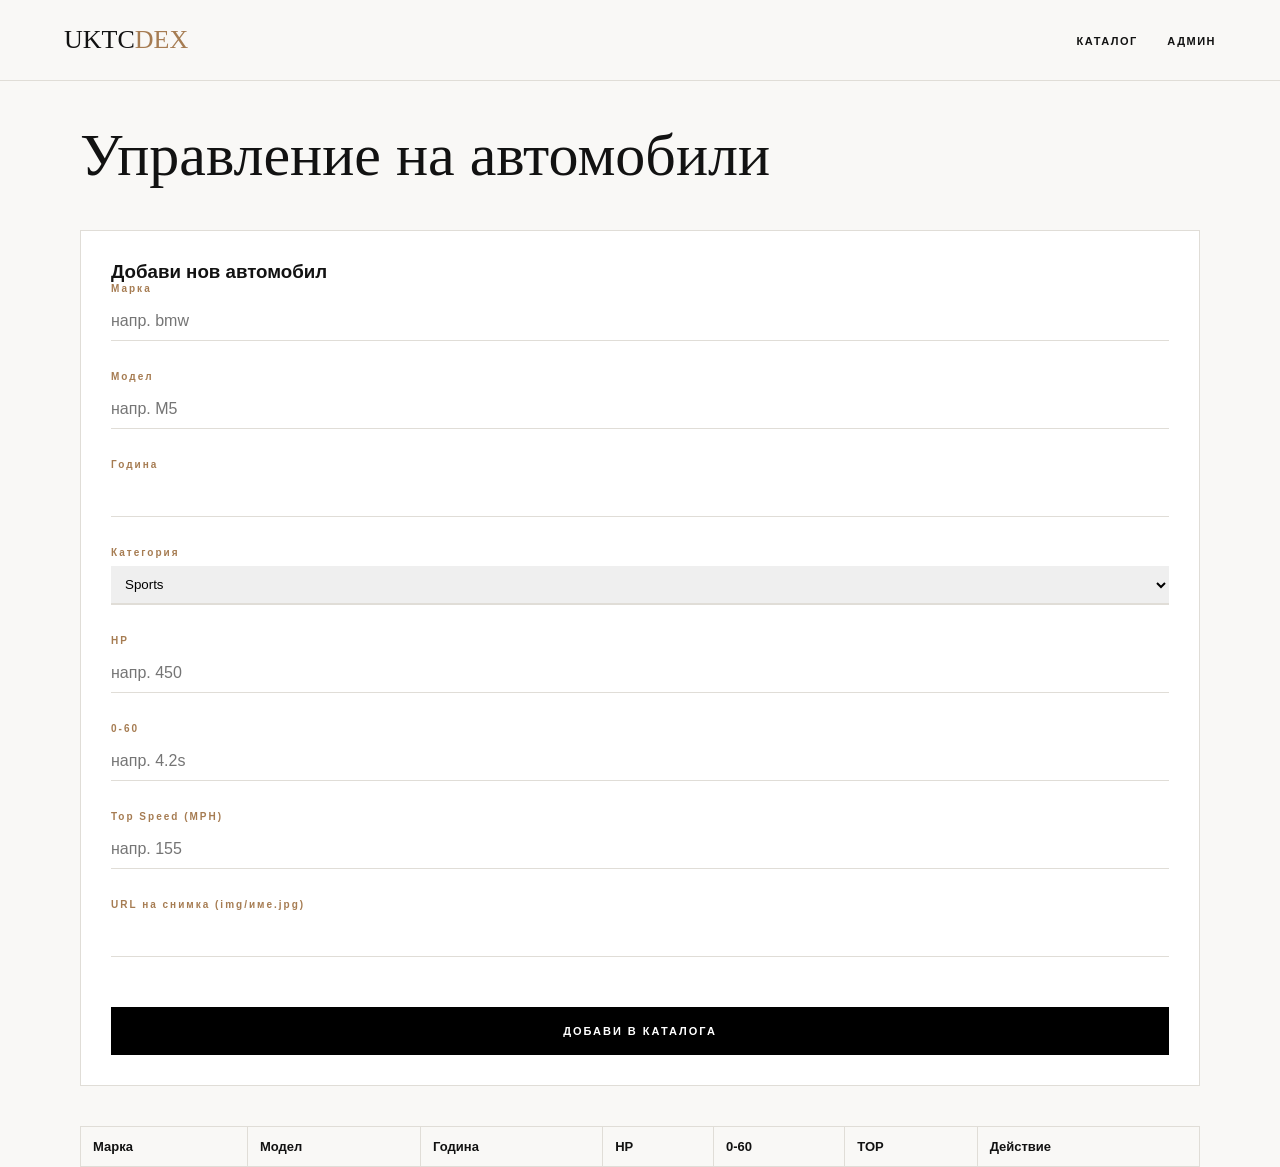
<file: admin.html>
<!DOCTYPE html>
<html lang="bg">
<head>
    <meta charset="UTF-8">
    <title>UktcDex | Admin Panel</title>
    <link rel="stylesheet" href="style.css">
    <style>
        .admin-form { background: #fff; padding: 30px; border: 1px solid #e0ddd7; margin-top: 40px; }
        .admin-table { width: 100%; border-collapse: collapse; margin-top: 40px; }
        .admin-table th, .admin-table td { border: 1px solid #e0ddd7; padding: 12px; text-align: left; font-size: 13px; }
        .btn-delete { background: #ff4444; color: white; border: none; padding: 5px 10px; cursor: pointer; }
    </style>
</head>
<body>
    <nav class="navbar">
        <div class="logo"><a href="index.html">UKTC<span>DEX</span></a></div>
        <div class="nav-menu"><a href="catalogue.html">КАТАЛОГ</a> <a href="admin.html" class="active-link">АДМИН</a></div>
    </nav>

    <div class="container">
        <h2 class="section-serif-title" style="margin-top:40px;">Управление на автомобили</h2>
        
        <div class="admin-form">
            <h3>Добави нов автомобил</h3>
            <form id="add-car-form">
                <div class="input-group"><label>Марка</label><input type="text" id="car-marque" required placeholder="напр. bmw"></div>
                <div class="input-group"><label>Модел</label><input type="text" id="car-model" required placeholder="напр. M5"></div>
                <div class="input-group"><label>Година</label><input type="number" id="car-year" required></div>
                <div class="input-group"><label>Категория</label>
                    <select id="car-category" style="width:100%; padding:10px; border:none; border-bottom:1px solid #e0ddd7;">
                        <option value="sports">Sports</option>
                        <option value="suv">SUV</option>
                        <option value="sedans">Sedans</option>
                    </select>
                </div>
                <div class="input-group"><label>HP</label><input type="number" id="car-hp" placeholder="напр. 450"></div>
                <div class="input-group"><label>0-60</label><input type="text" id="car-zero60" placeholder="напр. 4.2s"></div>
                <div class="input-group"><label>Top Speed (MPH)</label><input type="number" id="car-topSpeed" placeholder="напр. 155"></div>
                <div class="input-group"><label>URL на снимка (img/име.jpg)</label><input type="text" id="car-image" required></div>
                <!-- 3D model input removed -->
                <button type="submit" class="btn-dark-wide">ДОБАВИ В КАТАЛОГА</button>
            </form>
        </div>

        <table class="admin-table">
            <thead>
                <tr>
                    <th>Марка</th>
                    <th>Модел</th>
                    <th>Година</th>
                    <th>HP</th>
                    <th>0-60</th>
                    <th>TOP</th>
                    <th>Действие</th>
                </tr>
            </thead>
            <tbody id="admin-car-list"></tbody>
        </table>
    </div>

    <script src="admin.js"></script>
</body>
</html>
</file>
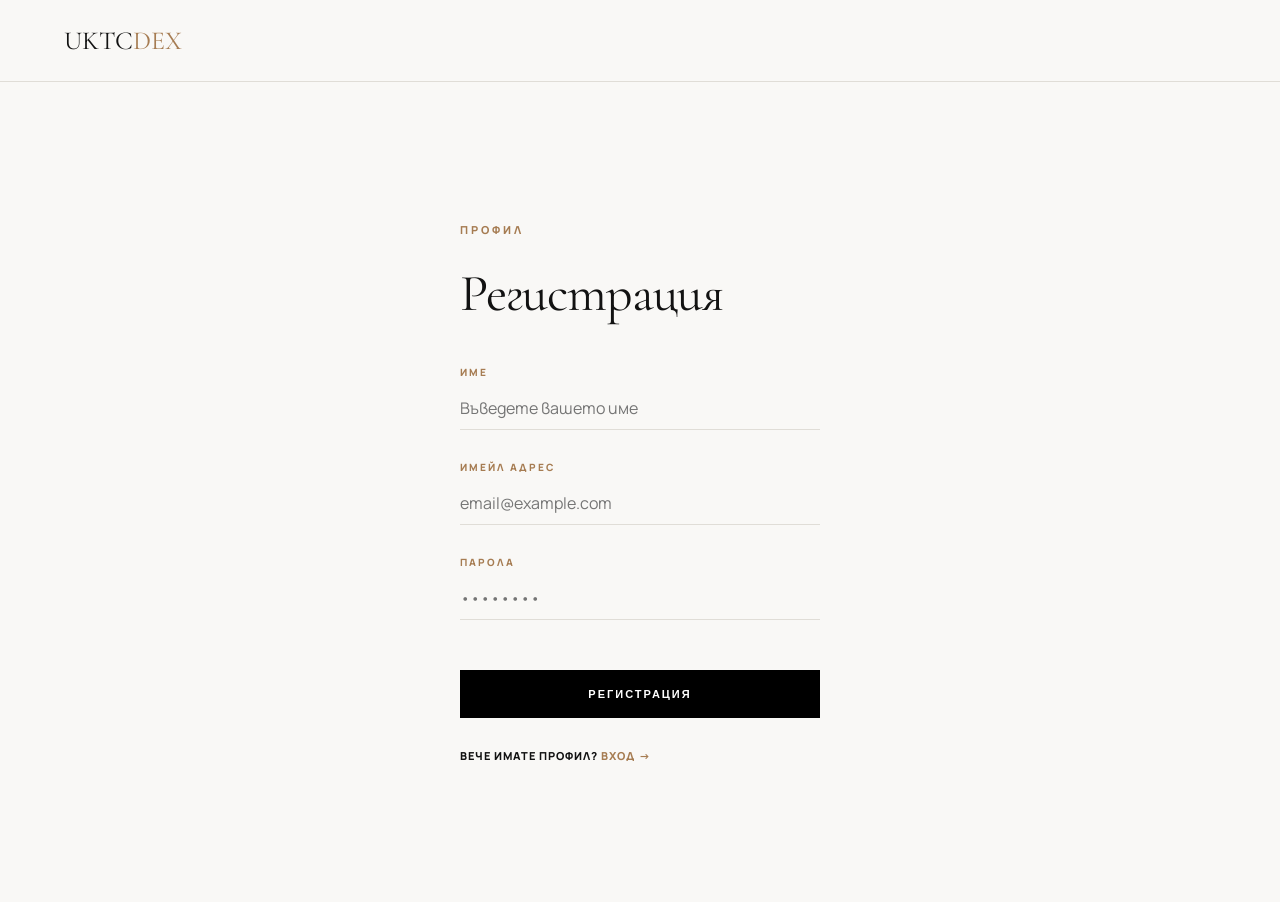
<file: auth.html>
<!DOCTYPE html>
<html lang="bg">
<head>
    <meta charset="UTF-8">
    <meta name="viewport" content="width=device-width, initial-scale=1.0">
    <title>UktcDex | Auth</title>
    <link rel="stylesheet" href="style.css">
    <link href="https://fonts.googleapis.com/css2?family=Cormorant+Garamond:wght@400;500&family=Manrope:wght@300;500;800&display=swap" rel="stylesheet">
</head>
<body class="auth-page">
    <nav class="navbar">
        <div class="logo"><a href="index.html">UKTC<span>DEX</span></a></div>
    </nav>

    <main class="auth-container">
        <div class="auth-box">
            <p class="subtitle">ПРОФИЛ</p>
            <h1 id="auth-title">РЕГИСТРАЦИЯ</h1>
            <form id="auth-form">
                <div class="input-group" id="name-group">
                    <label>ИМЕ</label>
                    <input type="text" name="name" placeholder="Въведете вашето име">
                </div>
                <div class="input-group">
                    <label>ИМЕЙЛ АДРЕС</label>
                    <input type="email" name="email" required placeholder="email@example.com">
                </div>
                <div class="input-group">
                    <label>ПАРОЛА</label>
                    <input type="password" name="password" required placeholder="••••••••">
                </div>
                <button type="submit" id="submit-btn" class="btn-dark-wide">РЕГИСТРАЦИЯ</button>
            </form>
            <div class="auth-footer">
                <span id="footer-text">ВЕЧЕ ИМАТЕ ПРОФИЛ? <a href="#" id="toggle-auth">ВХОД &rarr;</a></span>
            </div>
        </div>
    </main>

    <script src="script.js"></script>
</body>
</html>
</file>
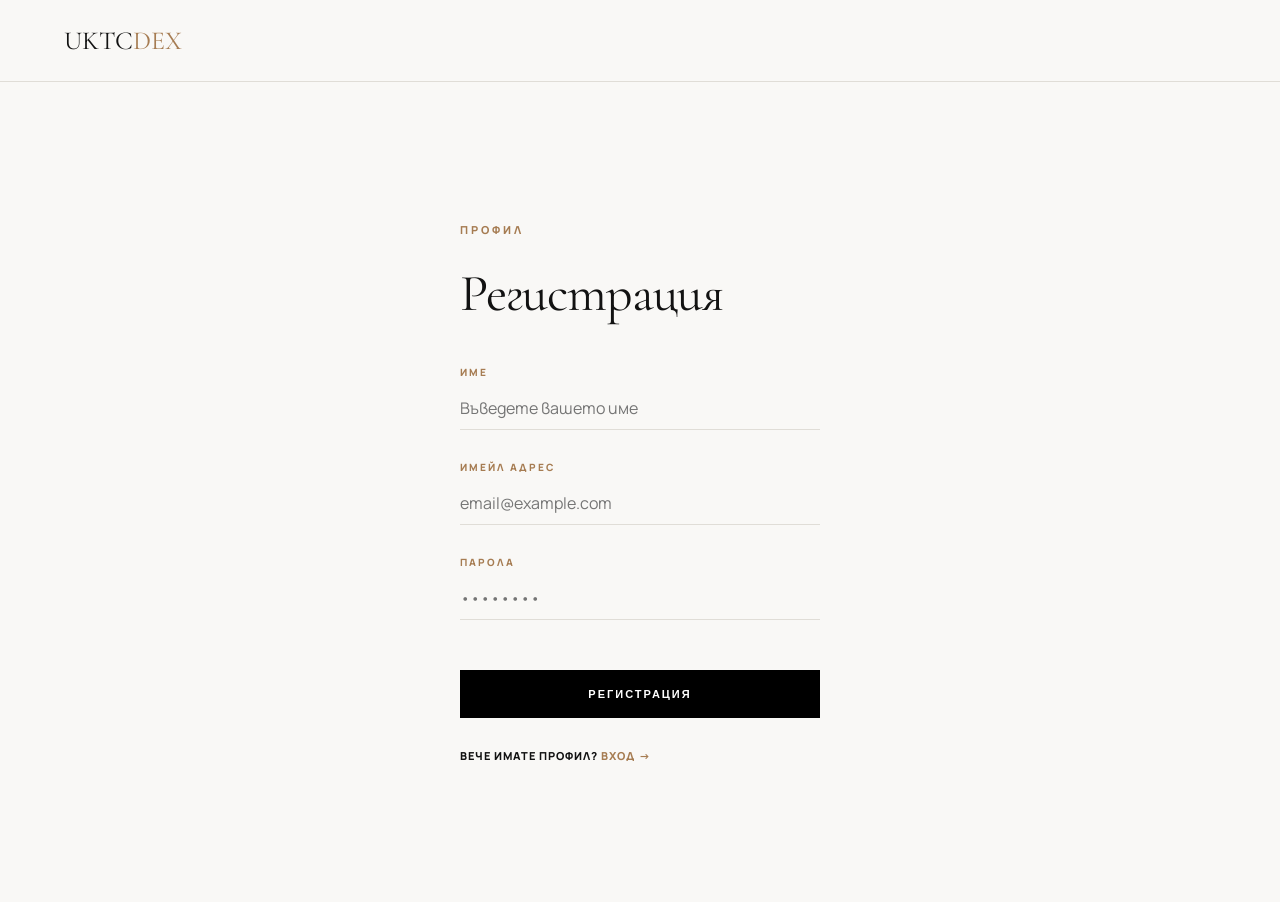
<file: catalogue.html>
<!DOCTYPE html>
<html lang="bg">
<head>
    <meta charset="UTF-8">
    <meta name="viewport" content="width=device-width, initial-scale=1.0">
    <title>UktcDex | Catalogue</title>
    <link rel="stylesheet" href="style.css">
    <link href="https://fonts.googleapis.com/css2?family=Cormorant+Garamond:wght@400;500&family=Manrope:wght@300;500;800&display=swap" rel="stylesheet">
</head>
<body>
    <nav class="navbar">
        <div class="logo"><a href="index.html">UKTC<span>DEX</span></a></div>
        <div class="nav-menu"><a href="index.html">НАЧАЛО</a><a href="catalogue.html" class="active-link">КАТАЛОГ</a></div>
        <div class="nav-auth"></div>
    </nav>

    <section class="filter-section">
        <div class="container">
            <h2 class="section-serif-title">КАТАЛОГ НА АВТОМОБИЛИ</h2>
            <div class="search-bar"><input type="text" id="search-input" placeholder="Търсене..."></div>
            <div class="filters">
                <div class="filter-item">
                    <label>МАРКА</label>
                    <select id="marque-filter">
                        <option value="all">ВСИЧКИ</option>
                        <option value="bmw">BMW</option>
                        <option value="mercedes">Mercedes</option>
                        <option value="audi">Audi</option>
                        <option value="volkswagen">Volkswagen</option>
                        <option value="ford">Ford</option>
                        <option value="toyota">Toyota</option>
                    </select>
                </div>
                <div class="filter-item">
                    <label>КАТЕГОРИЯ</label>
                    <select id="category-filter">
                        <option value="all">ВСИЧКИ</option>
                        <option value="suv">SUV</option>
                        <option value="sedans">Sedans</option>
                        <option value="sports">Sports</option>
                    </select>
                </div>
                <div class="filter-item">
                    <label>ГОДИНА</label>
                    <select id="year-filter">
                        <option value="all">ВСИЧКИ</option>
                        <option value="2020_a">ПРЕДИ 2020</option>
                        <option value="2020_b">СЛЕД 2020</option>
                    </select>
                </div>
            </div>
            <div class="results-count" id="results-count">12 ENTRIES</div>
        </div>
    </section>

    <div class="container">
        <div class="car-grid-4col" id="car-container"></div>
    </div>
    <script src="script.js"></script>
</body>
</html>
</file>
<file: style.css>
:root {
    --bg-color: #f9f8f6;
    --text-dark: #121212;
    --accent-brown: #a67c52;
    --border-color: #e0ddd7;
}

* { margin: 0; padding: 0; box-sizing: border-box; text-decoration: none; }
body { background: var(--bg-color); color: var(--text-dark); font-family: 'Manrope', sans-serif; -webkit-font-smoothing: antialiased; }
.container { max-width: 1200px; margin: 0 auto; padding: 0 40px; }

/* NAVBAR */
.navbar { display: flex; justify-content: space-between; align-items: center; padding: 25px 5%; border-bottom: 1px solid var(--border-color); position: sticky; top: 0; background: var(--bg-color); z-index: 1000; }
.logo { font-family: 'Cormorant Garamond', serif; font-size: 26px; }
.logo a { color: inherit; }
.logo span { color: var(--accent-brown); }
.nav-menu a, .nav-auth a { color: var(--text-dark); font-size: 11px; font-weight: 800; margin-left: 25px; letter-spacing: 1.5px; text-transform: uppercase; }

.btn-dark { background: #0e0e0e; color: white; border: none; padding: 12px 24px; font-size: 11px; font-weight: 800; letter-spacing: 1.5px; cursor: pointer; text-transform: uppercase; }

/* Divider Lines */
hr { border: none; border-top: 1px solid var(--border-color); margin: 60px 0; }

/* Button Styles */
.btn-dark-link, .view-all {
    display: inline-block;
    padding: 16px 32px;
    font-size: 12px;
    font-weight: 600;
    letter-spacing: 2px;
    text-transform: uppercase;
    font-family: sans-serif;
    background: #0e0e0e;
    color: white;
    border: 2px solid #0e0e0e;
    cursor: pointer;
    transition: all 0.4s ease;
    text-decoration: none;
    border-radius: 2px;
    font-family: sans-serif;
    padding: 12px 20px;
    text-decoration: none;    
}

.view-all {
    margin-top: 20px;
}

.btn-dark-link:hover, .view-all:hover {
    background: #1a1a1a;
    color: white;
    transform: translateY(-2px);
    box-shadow: 0 8px 20px rgba(0, 0, 0, 0.3);
}

/* HERO */
.hero { padding: 120px 0; }
.hero h1 { font-family: 'Cormorant Garamond', serif; font-size: 90px; line-height: 0.85; margin-bottom: 40px; font-weight: 400; }
.subtitle { font-size: 11px; letter-spacing: 3px; color: var(--accent-brown); margin-bottom: 25px; font-weight: 800; text-transform: uppercase; }

/* CARDS */
.car-grid { display: grid; grid-template-columns: repeat(3, 1fr); gap: 40px; margin-top: 50px; }
.car-grid-4col { display: grid; grid-template-columns: repeat(4, 1fr); gap: 25px; padding-bottom: 80px; }
.car-card { background: transparent; }
.car-image { width: 100%; height: 220px; background: #eee; margin-bottom: 20px; overflow: hidden; display: flex; align-items: center; justify-content: center; }
.car-image img { width: 100%; height: 100%; object-fit: contain; display: block; }
.car-info h3 { font-family: 'Cormorant Garamond', serif; font-size: 26px; font-weight: 400; margin: 10px 0; color: var(--text-dark); }
.car-meta { font-size: 10px; color: #999; letter-spacing: 2px; font-weight: 800; }
.car-specs { display: flex; gap: 25px; border-top: 1px solid var(--border-color); padding-top: 15px; }

/* SECTION III - BY BODY */
.category-layout { display: grid; grid-template-columns: 1fr 2fr; gap: 60px; padding: 100px 0; border-top: 1px solid var(--border-color); }
.category-grid { display: grid; grid-template-columns: repeat(3, 1fr); border-top: 1px solid var(--border-color); }
.cat-item { padding: 40px; border-right: 1px solid var(--border-color); border-bottom: 1px solid var(--border-color); cursor: pointer; transition: 0.3s; color: var(--text-dark); }
.cat-item:hover { background: #f4f2ef; }
.cat-item span { display: block; font-size: 10px; font-weight: 800; color: var(--accent-brown); margin-bottom: 12px; letter-spacing: 2px; }
.cat-item h4 { font-family: 'Cormorant Garamond', serif; font-size: 28px; font-weight: 400; }

/* FILTERS */
.filter-section { padding: 100px 0 50px; }
.section-serif-title { font-family: 'Cormorant Garamond', serif; font-size: 60px; font-weight: 400; }
.search-bar { border-bottom: 1px solid var(--border-color); padding-bottom: 20px; margin: 40px 0; display: flex; align-items: center; font-size: 24px; font-family: 'Cormorant Garamond'; color: #ccc; }
.search-bar input { border: none; background: transparent; width: 100%; outline: none; font-size: 24px; font-family: inherit; margin-left: 15px; color: var(--text-dark); }
.filters { display: grid; grid-template-columns: repeat(3, 1fr); gap: 60px; }
.filter-item label { display: block; font-size: 10px; color: var(--accent-brown); font-weight: 800; margin-bottom: 15px; letter-spacing: 2px; }
.filter-item select { width: 100%; border: none; border-bottom: 1px solid var(--border-color); background: transparent; font-size: 20px; font-family: 'Cormorant Garamond'; padding-bottom: 10px; outline: none; }
.results-count { font-size: 10px; color: var(--accent-brown); font-weight: 800; letter-spacing: 2px; text-transform: uppercase; margin-top: 30px; }
/* Team section */
.team-section { margin-top:40px; background: transparent; padding:18px 6px; border-radius:8px; text-align: center; }
.team-grid { display:grid; grid-template-columns: repeat(auto-fit, minmax(220px,1fr)); gap:18px; margin-top:12px; }
.team-member { background: #fff; padding:14px; border-radius:10px; border:1px solid rgba(2,6,23,0.04); color:#0f172a; box-shadow: 0 6px 18px rgba(2,6,23,0.04); }
.team-member h3 { margin:0 0 6px 0; color:var(--accent); }
.contact-info { font-size:0.9rem; color:var(--muted); margin-top:6px; }
.general-contact a { color:var(--accent); text-decoration:none; font-weight:700; }

/* AUTH PAGE SPECIFIC */
.auth-page { background: var(--bg-color); height: 100vh; overflow: hidden; }

.auth-container { 
    display: flex; 
    justify-content: center; 
    align-items: center; 
    height: calc(100vh - 80px); 
}

.auth-box { 
    width: 100%; 
    max-width: 400px; 
    padding: 20px; 
}

.auth-box h1 { 
    font-family: 'Cormorant Garamond', serif; 
    font-size: 52px; 
    font-weight: 400; 
    margin-bottom: 40px; 
    letter-spacing: -1px;
}

.input-group { 
    margin-bottom: 30px; 
    border-bottom: 1px solid var(--border-color); 
}

.input-group label { 
    display: block; 
    font-size: 10px; 
    font-weight: 800; 
    color: var(--accent-brown); 
    letter-spacing: 2px; 
    margin-bottom: 8px; 
}

.input-group input { 
    width: 100%; 
    border: none; 
    background: transparent; 
    padding: 10px 0; 
    font-size: 16px; 
    font-family: 'Manrope', sans-serif; 
    outline: none; 
    color: var(--text-dark);
}

.input-group input:focus {
    outline: none;
    border-bottom: 2px solid var(--accent-brown);
}

.btn-dark-wide { 
    width: 100%; 
    background: #000; 
    color: #fff; 
    padding: 18px; 
    border: none; 
    font-size: 11px; 
    font-weight: 800; 
    letter-spacing: 2px; 
    cursor: pointer; 
    text-transform: uppercase; 
    margin-top: 20px;
    transition: 0.3s;
}

.btn-dark-wide:hover { opacity: 0.8; }

.auth-footer { 
    margin-top: 30px; 
    font-size: 11px; 
    font-weight: 800; 
    letter-spacing: 1px; 
}

.auth-footer a { 
    color: var(--accent-brown); 
    text-decoration: none; 
}

/* Responsive tweaks */
@media (max-width:600px) {
    .topbar { flex-direction:column; align-items:center; gap:8px; }
    .search-bar { flex-direction:column; }
    input { width:100%; max-width:400px; }
    .brand-btn { width:64px; }
    .brand-btn .logo { width:56px; height:56px; }
}

/* Team section - AUTODEX Style */
.team-section { 
    margin-top: 20px; 
    margin: 20px auto 0;
    padding: 30px 20px; 
    border-top: 1px solid var(--border-color); 
    text-align: left; /* Подравняване вляво за редакционен вид */
}

.team-section h2 { 
    font-family: 'Cormorant Garamond', serif; 
    font-size: 24px; 
    font-weight: 400; 
    margin-bottom: 25px; 
    color: var(--text-dark);
    text-transform: none;
    letter-spacing: -0.5px;
}

.team-grid { 
    display: grid; 
    grid-template-columns: repeat(auto-fill, minmax(160px, 1fr)); 
    gap: 25px; 
    max-width: 900px; 
    margin: 0; 
}

.team-member { 
    width: 100%; 
    padding: 0; 
    text-align: left; 
}

/* Аватари - квадратни или леко омекотени, без градиенти */
.team-member .avatar { 
    width: 100%; 
    height: auto; 
    aspect-ratio: 1/1; 
    border-radius: 0; /* Квадратни снимки за по-сериозен вид */
    margin-bottom: 10px; 
    background: #eee; 
    box-shadow: none; 
    border: 1px solid var(--border-color);
    object-fit: cover;
    display: block;
}

.team-member h3 { 
    font-family: 'Cormorant Garamond', serif; 
    font-size: 16px; 
    font-weight: 500; 
    margin: 6px 0 3px; 
    color: var(--text-dark); 
}

.team-member p.role { 
    font-family: 'Manrope', sans-serif;
    font-size: 9px; 
    font-weight: 800; 
    text-transform: uppercase; 
    letter-spacing: 1.5px; 
    color: var(--accent-brown); 
    margin-bottom: 8px;
}

/* Социални мрежи - минималистични текстови линкове */
.team-member .socials { 
    display: flex; 
    gap: 12px; 
    justify-content: flex-start; 
}

.team-member .socials a { 
    font-size: 11px; 
    color: #999; 
    text-decoration: none; 
    text-transform: uppercase;
    font-weight: 700;
    transition: color 0.3s;
}

.team-member .socials a:hover { 
    color: var(--text-dark); 
}

/* Company Info - Долна секция (Colophon стил) */
.company-info { 
    margin-top: 30px; 
    margin: 30px auto 0;
    padding-top: 25px;

    display: grid;
    grid-template-columns: 1fr 1fr 1fr;
    gap: 30px;
    text-align: left;
    max-width: 900px;
}

.company-info p {
    font-family: 'Manrope', sans-serif;
    font-size: 11px;
    line-height: 1.5;
    color: #666;
}

@media (max-width: 768px) {
    .company-info { grid-template-columns: 1fr; gap: 20px; }
    .team-grid { grid-template-columns: 1fr 1fr; }
}
</file>
